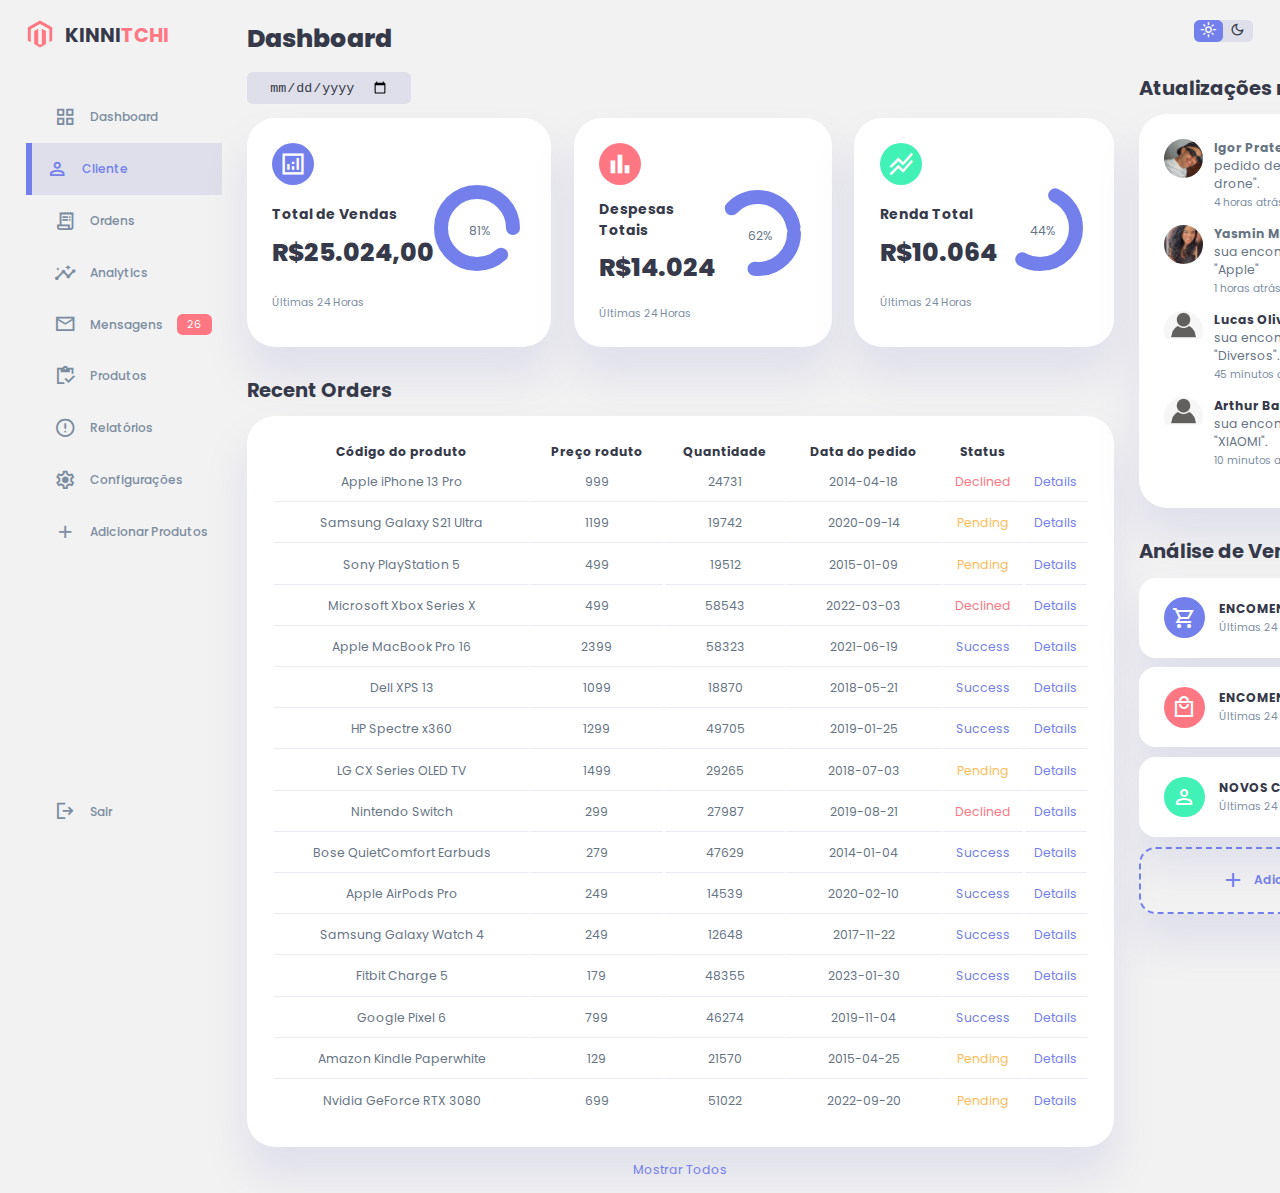
<file: index.html>
<!DOCTYPE html>
<html lang="pt-BR">

<head>
   <meta charset="UTF-8">
   <meta http-equiv="X-UA-Compatible" content="IE=edge">
   <meta name="viewport" content="width=device-width, initial-scale=1.0">
   <link href="https://fonts.googleapis.com/css2?family=Material+Symbols+Sharp" rel="stylesheet" />
   <link rel="stylesheet" href="src/css/style.css">
   <title>Admin Dashboard</title>
</head>

<body>
   <div class="container">
      <aside>
         <div class="top">
            <div class="logo">
               <img src="src/images/logo.png" alt="logotipo">
               <h2>KINNI<span class="danger">TCHI</span></h2>
            </div>
            <div class="close" id="close-btn">
               <span class="material-symbols-sharp">close</span>
            </div>
         </div>

         <div class="sidebar">
            <a href="#">
               <span class="material-symbols-sharp">grid_view</span>
               <h3>Dashboard</h3>
            </a>
            <a href="#" class="active">
               <span class="material-symbols-sharp">person</span>
               <h3>Cliente</h3>
            </a>
            <a href="#">
               <span class="material-symbols-sharp">receipt_long</span>
               <h3>Ordens</h3>
            </a>
            <a href="#">
               <span class="material-symbols-sharp">insights</span>
               <h3>Analytics</h3>
            </a>
            <a href="#">
               <span class="material-symbols-sharp">mail</span>
               <h3>Mensagens</h3>
               <span class="message-count">26</span>
            </a>
            <a href="#">
               <span class="material-symbols-sharp">inventory</span>
               <h3>Produtos</h3>
            </a>
            <a href="#">
               <span class="material-symbols-sharp">error</span>
               <h3>Relatórios</h3>
            </a>
            <a href="#">
               <span class="material-symbols-sharp">settings</span>
               <h3>Configurações</h3>
            </a>
            <a href="#">
               <span class="material-symbols-sharp">add</span>
               <h3>Adicionar Produtos</h3>
            </a>
            <a href="#">
               <span class="material-symbols-sharp">logout</span>
               <h3>Sair</h3>
            </a>
         </div>
      </aside>
      <!-- END ASIDE -->
      <main>
         <h1>Dashboard</h1>
         <div class="date">
            <input type="date">
         </div>

         <div class="insights">
            <div class="sales">
               <span class="material-symbols-sharp">analytics</span>
               <div class="middle">
                  <div class="left">
                     <h3>Total de Vendas</h3>
                     <h1>R$25.024,00</h1>
                  </div>
                  <div class="progress">
                     <svg>
                        <circle cx="38" cy="38" r="36"></circle>
                     </svg>
                     <div class="number">
                        <p>81%</p>
                     </div>
                  </div>
               </div>
               <small class="text-muted">Últimas 24 Horas</small>
            </div>
            <!-- END SALES -->
            <div class="expenses">
               <span class="material-symbols-sharp">bar_chart</span>
               <div class="middle">
                  <div class="left">
                     <h3>Despesas Totais</h3>
                     <h1>R$14.024</h1>
                  </div>
                  <div class="progress">
                     <svg>
                        <circle cx="38" cy="38" r="36"></circle>
                     </svg>
                     <div class="number">
                        <p>62%</p>
                     </div>
                  </div>
               </div>
               <small class="text-muted">Últimas 24 Horas</small>
            </div>
            <!-- END OF EXPENSES -->
            <div class="income">
               <span class="material-symbols-sharp">stacked_line_chart</span>
               <div class="middle">
                  <div class="left">
                     <h3>Renda Total</h3>
                     <h1>R$10.064</h1>
                  </div>
                  <div class="progress">
                     <svg>
                        <circle cx="38" cy="38" r="36"></circle>
                     </svg>
                     <div class="number">
                        <p>44%</p>
                     </div>
                  </div>
               </div>
               <small class="text-muted">Últimas 24 Horas</small>
            </div>
            <!-- END OF INCOME -->
         </div>
         <!-- END INSIGHTS -->

         <div class="recent-orders">
            <h2>Recent Orders</h2>
            <table>
               <thead>
                  <tr>
                     <th>Código do produto</th>
                     <th>Preço roduto</th>
                     <th>Quantidade</th>
                     <th>Data do pedido</th>
                     <th>Status</th>
                     <th></th>
                  </tr>
               </thead>
               <tbody>
                  <!-- CONTENT -->
               </tbody>
            </table>
            <a href="#">Mostrar Todos</a>
         </div>
      </main>
      <!-- END MAIN -->
      <div class="right">
         <div class="top">
            <button id="menu-btn">
               <span class="material-symbols-sharp">menu</span>
            </button>
            <div class="theme-toggler">
               <span class="material-symbols-sharp active">light_mode</span>
               <span class="material-symbols-sharp">dark_mode</span>
            </div>
            <div class="profile">
               <div class="info">
                  <p>Olá, <b>Igor Oliveira</b></p>
                  <small class="text-muted">Admin</small>
               </div>
               <div class="profile-photo">
                  <img src="src/images/profile.jpg" alt="profile photo">
               </div>
            </div>
         </div>
         <!-- END TOP -->
         <div class="recent-updates">
            <h2>Atualizações recentes</h2>
            <div class="updates">
               <div class="update">
                  <div class="profile-photo">
                     <img src="src/images/profile-1.jpg" alt="profile photo">
                  </div>
                  <div class="message">
                     <p><strong>Igor Prates Paulino</strong> recebeu seu pedido de "Night lion tech GPS drone".</p>
                     <small class="text-muted">4 horas atrás</small>
                  </div>
               </div>
               <div class="update">
                  <div class="profile-photo">
                     <img src="src/images/profile-3.jpg" alt="profile photo">
                  </div>
                  <div class="message">
                     <p><strong>Yasmin Meireles Sousa</strong> recebeu sua encomenda de produtos "Apple"</p>
                     <small class="text-muted">1 horas atrás</small>
                  </div>
               </div>
               <div class="update">
                  <div class="profile-photo">
                     <img src="src/images/profile-4.jpg" alt="profile photo">
                  </div>
                  <div class="message">
                     <p><b>Lucas Oliveira da Silva</b> recebeu sua encomenda de produtos "Diversos".</p>
                     <small class="text-muted">45 minutos atrás</small>
                  </div>
               </div>
               <div class="update">
                  <div class="profile-photo">
                     <img src="src/images/profile-4.jpg" alt="profile photo">
                  </div>
                  <div class="message">
                     <p><b>Arthur Bayerl Oackes</b> recebeu sua encomenda de produtos "XIAOMI".</p>
                     <small class="text-muted">10 minutos atrás</small>
                  </div>
               </div>
            </div>
         </div>
         <!-- END RECENT UPDATES -->
         <div class="sales-analytics">
            <h2>Análise de Vendas</h2>
            <div class="item online">
               <div class="icon">
                  <span class="material-symbols-sharp">shopping_cart</span>
               </div>
               <div class="right">
                  <div class="info">
                     <h3>ENCOMENDAS ONLINE</h3>
                     <small class="text-muted">Últimas 24 Horas</small>
                  </div>
                  <h5 class="success">+39%</h5>
                  <h3>3849</h3>
               </div>
            </div>
            <div class="item offline">
               <div class="icon">
                  <span class="material-symbols-sharp">local_mall</span>
               </div>
               <div class="right">
                  <div class="info">
                     <h3>ENCOMENDAS OFFLINE</h3>
                     <small class="text-muted">Últimas 24 Horas</small>
                  </div>
                  <h5 class="danger">-17%</h5>
                  <h3>1110</h3>
               </div>
            </div>
            <div class="item customers">
               <div class="icon">
                  <span class="material-symbols-sharp">person</span>
               </div>
               <div class="right">
                  <div class="info">
                     <h3>NOVOS CLIENTES</h3>
                     <small class="text-muted">Últimas 24 Horas</small>
                  </div>
                  <h5 class="success">+29</h5>
                  <h3>849</h3>
               </div>
            </div>
            <div class="item add-product">
               <div>
                  <span class="material-symbols-sharp">add</span>
                  <h3>Adicionar produto</h3>
               </div>
            </div>
         </div>
      </div>
   </div>
   <script type="text/javascript" src="src/js/login/login.js"></script>
   <script type="text/javascript" src="src/js/orders/orders.js"></script>
   <script type="text/javascript" src="src/js/main.js"></script>
</body>

</html>
</file>
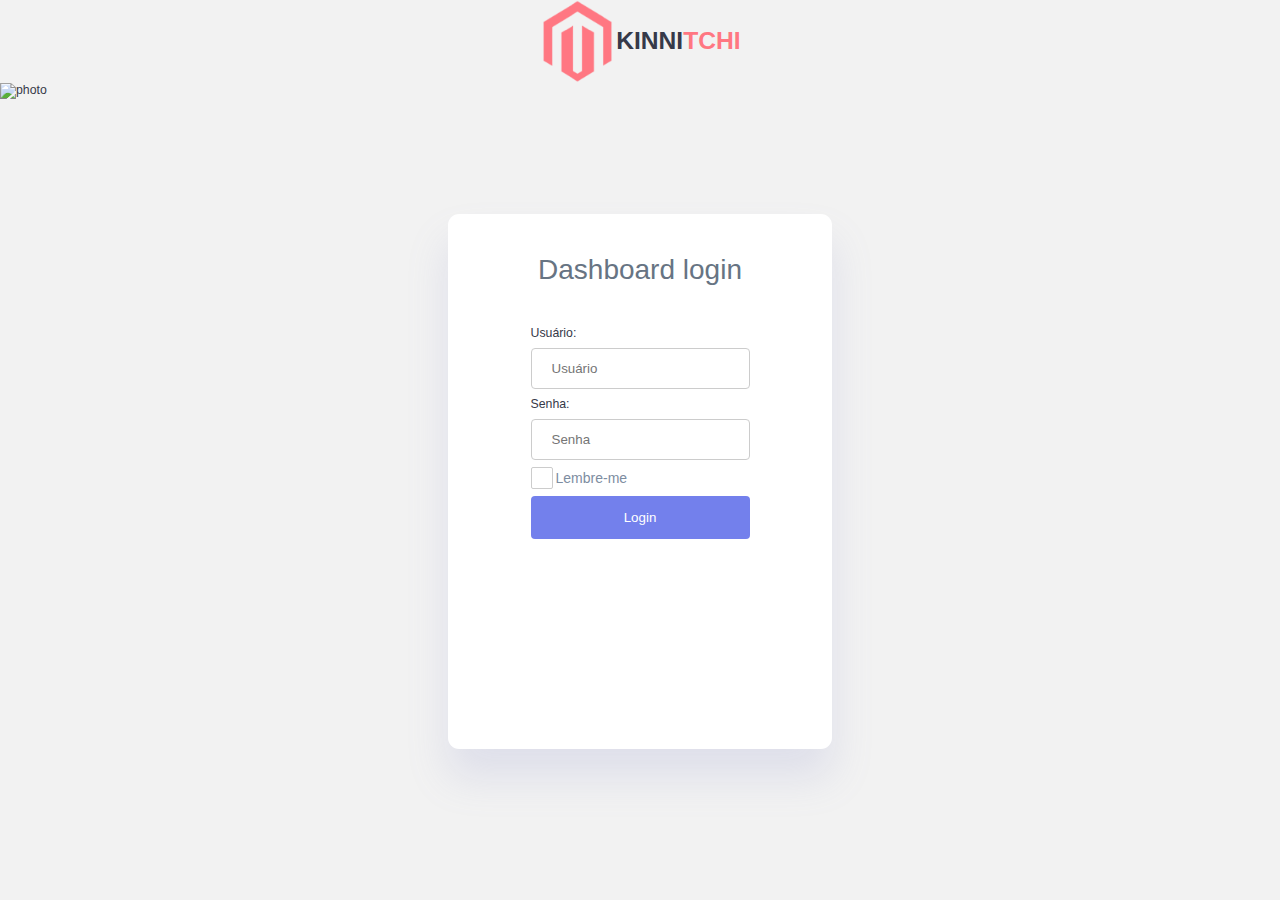
<file: login.html>
<!DOCTYPE html>
<html lang="pt-BR">

<head>
  <meta charset="UTF-8">
  <meta http-equiv="X-UA-Compatible" content="IE=edge">
  <meta name="viewport" content="width=device-width, initial-scale=1">
  <link rel="stylesheet" href="src/css/login.css">
  <script src="src/js/login/login.js"></script>
  <script src="src/js/login/jwt-decode.js"></script>
  <script src="https://accounts.google.com/gsi/client" async defer></script>
  <link rel="shortcut icon" href="/src/images/logo.png" type="image/x-icon">
  <title>Kinnitchi Dashboard</title>

</head>

<body>

  <div class="login">
    <div class="logo">
      <img src="src/images/logo.png" alt="Logo">
      <div class="title">
        <h1>KINNI<span class="text-danger">TCHI</span></h1>
      </div>
    </div>
  </div>

  <div>
    <p id="fullName"></p>
    <p id="givenName"></p>
    <p id="familyName"></p>
    <p id="email"></p>
    <img id="picture" alt="photo">
  </div>

  <div class="container">
    <div class="painel-login">
      <div class="title">
        <span>Dashboard login</span>
      </div>
      <div class="input-group">
        <label for="username">Usuário:</label>
        <input type="text" class="input-text" id="username" placeholder="Usuário">
        <label for="password">Senha:</label>
        <input type="text" class="input-text" id="password" placeholder="Senha">
        <p class="text-muted" id="error-login"></p>
        <div class="line-checkbox">
          <input type="checkbox" class="input-checkbox" id="remember" value="isRemeber">
          <label for="remember" class="text-muted">
            Lembre-me
          </label>
        </div>
        <span class="button-login">
          <button class="btn-login" id="login">Login</button>
        </span>

        <div class="button-google"></div>

      </div>
    </div>
  </div>

  <script src="src/js/login/users.js"></script>
  <script src="src/js/login/login.js"></script>
</body>

</html>
</file>
<file: src/css/style.css>
@import url('https://fonts.googleapis.com/css2?family=Poppins:ital,wght@0,300;0,400;0,500;0,600;0,700;1,700&display=swap');

/* ------------ ROOT VARAIBLES ----------- */
:root {
   --color-primary: #7380EC;
   --color-danger: #FF7782;
   --color-success: #41F1B6;
   --color-warning: #FFBB55;
   --color-white: #FFFFFF;
   --color-info-dark: #7D8DA1;
   --color-info-light: #DCE1EB;
   --color-dark: #363949;
   --color-light: rgba(132, 139, 200, 0.18);
   --color-primary-variant: #111E88;
   --color-dark-variant: #677483;
   --color-background: #F2F2F2;

   --card-border-radius: 2rem;
   --card-border-radius-1: 0.4rem;
   --card-border-radius-2: 0.8rem;
   --card-border-radius-3: 1.2rem;

   --card-padding: 1.8rem;
   --padding-1: 1.2rem;

   --box-shadow: 0 2rem 3rem var(--color-light);
}

.dark-theme {
   --color-background: #313131;
   --color-white: #202528;
   --color-dark: #edeffd;
   --color-dark-variant: #a3bdcc;
   --color-light: rgba(0, 0, 0, 0.4);
   --box-shadow: 0 2rem 3rem var(--color-light);
}

* {
   margin: 0;
   padding: 0;
   outline: 0;
   appearance: none;
   border: 0;
   text-decoration: none;
   list-style: none;
   box-sizing: border-box;
}

html {
   font-size: 14px;
}

body {
   width: 100vw;
   height: 100vh;
   font-family: poppins, sans-serif;
   font-size: 0.88rem;
   background: var(--color-background);
   user-select: none;
   overflow-x: hidden;
   color: var(--color-dark);
}

.container {
   display: grid;
   width: 96%;
   margin: 0 auto;
   gap: 1.8rem;
   grid-template-columns: 14rem auto 23rem;
}

a {
   color: var(--color-dark);
}

img {
   display: block;
   width: 100%;
}

h1 {
   font-weight: 800;
   font-size: 1.8rem;
}

h2 {
   font-size: 1.4rem;
}

h3 {
   font-size: 0.87rem;
}

h4 {
   font-size: 0.8rem;
}

h5 {
   font-size: 0.77rem;
}

small {
   font-size: 0.75rem;
}

.profile-photo {
   width: 2.8rem;
   height: 2.8rem;
   border-radius: 50%;
   overflow: hidden;
}

.text-muted {
   color: var(--color-info-dark);
}

p {
   color: var(--color-dark-variant);
}

b {
   color: var(--color-dark);
}

.primary {
   color: var(--color-primary);
}

.danger {
   color: var(--color-danger);
}

.success {
   color: var(--color-success);
}

.warning {
   color: var(--color-warning);
}

aside {
   height: 100vh;

}

aside .top {
   background: white;
   display: flex;
   align-items: center;
   justify-content: space-between;
   margin-top: 1.4rem;
   background-color: var(--color-background);
}

aside .logo {
   display: flex;
   gap: 0.8rem;
}

aside .logo img {
   width: 2rem;
   height: 2rem;
}

aside .close {
   display: none;
}

/* ------------------SiDEBAR------------------------ */
aside .sidebar {
   display: flex;
   flex-direction: column;
   height: 86vh;
   position: relative;
   top: 3rem;
}

aside h3 {
   font-weight: 500;
}

aside .sidebar a {
   display: flex;
   color: var(--color-info-dark);
   margin-left: 2rem;
   gap: 1rem;
   align-items: center;
   position: relative;
   height: 3.7rem;
   transition: all 300ms ease;
}

aside .sidebar a span {
   font-size: 1.6rem;
   transition: all 300ms ease;
}

aside .sidebar a:last-child {
   position: absolute;
   bottom: 2rem;
   width: 100%;
}

aside .sidebar a.active {
   background: var(--color-light);
   color: var(--color-primary);
   margin-left: 0;
}

aside .sidebar a.active:before {
   content: '';
   width: 6px;
   height: 100%;
   background: var(--color-primary);
}

aside .sidebar a.active span {
   color: var(--color-primary);
   margin-left: calc(1rem-3px);
}

aside .sidebar a:hover {
   color: var(--color-primary);
}

aside .sidebar a:hover span {
   margin-left: 1rem;
}

aside .sidebar .message-count {
   background: var(--color-danger);
   color: var(--color-white);
   padding: 2px 10px;
   font-size: 11px;
   border-radius: var(--card-border-radius-1);
}

/* ---------------- MAIN -------------------- */
main {
   margin-top: 1.4rem;
}

main .date {
   display: inline-block;
   background: var(--color-light);
   border-radius: var(--card-border-radius-1);
   margin-top: 1rem;
   padding: 0.5rem 1.6rem;
}

main .date input[type='date'] {
   background: transparent;
   color: var(--color-dark);
}

main .insights {
   display: grid;
   grid-template-columns: repeat(3, 1fr);
   gap: 1.6rem;
}

main .insights>div {
   background: var(--color-white);
   padding: var(--card-padding);
   border-radius: var(--card-border-radius);
   margin-top: 1rem;
   box-shadow: var(--box-shadow);
   transition: all 300ms ease;
}

main .insights>div:hover {
   box-shadow: none;
}

main .insights>div span {
   background: var(--color-primary);
   padding: 0.5rem;
   border-radius: 50%;
   color: var(--color-white);
   font-size: 2rem;
}

main .insights>div.expenses span {
   background: var(--color-danger);
}

main .insights>div.income span {
   background: var(--color-success);
}

main .insights>div .middle {
   display: flex;
   align-items: center;
   justify-content: space-between;
}

main .insights>div h3 {
   margin: 1rem 0 0.6rem;
   font-size: 1rem;
}

main .insights .progress {
   position: relative;
   width: 92px;
   height: 92px;
   border-radius: 50%;
}

main .insights svg {
   width: 7rem;
   height: 7rem;
}

main .insights svg circle {
   fill: none;
   stroke: var(--color-primary);
   stroke-width: 14;
   stroke-linecap: round;
   transform: translate(5px, 5px);
   stroke-dasharray: 110;
   stroke-dashoffset: 92;
}

main .insights .sales svg circle {
   stroke-dashoffset: -30;
   stroke-dasharray: 200;
}

main .insights .expenses svg circle {
   stroke-dashoffset: 20;
   stroke-dasharray: 80;
}

main .insights .income svg circle {
   stroke-dashoffset: 35;
   stroke-dasharray: 110;
}

main .insights .progress .number {
   position: absolute;
   top: 0;
   left: 0;
   height: 100%;
   width: 100%;
   display: flex;
   justify-content: center;
   align-items: center;
}

main .insights small {
   margin-top: 1.3rem;
   display: block;
}

/* ---------------RECENT ORDERS---------------- */
main .recent-orders {
   margin-top: 2rem;
}

main .recent-orders h2 {
   margin-bottom: 0.8rem;
}

main .recent-orders table {
   background: var(--color-white);
   width: 100%;
   border-radius: var(--card-border-radius);
   padding: var(--card-padding);
   text-align: center;
   box-shadow: var(--box-shadow);
   transform: all 300ms ease;
}

main .recent-orders .table:hover {
   box-shadow: none;
}

main table tbody td {
   height: 2.8rem;
   border-bottom: 1px solid var(--color-light);
   color: var(--color-dark-variant);
}

main table tbody tr:last-child td {
   border: none;
}

main .recent-orders a {
   text-align: center;
   display: block;
   margin: 1rem auto;
   color: var(--color-primary);
}

/* -------------RIGHT------------- */

.right {
   margin-top: 1.4rem;
}

.right .top {
   display: flex;
   justify-content: end;
   gap: 2rem;
}

.right .top button {
   display: none;
}

.right .theme-toggler {
   background: var(--color-light);
   display: flex;
   justify-content: space-between;
   align-items: center;
   height: 1.6rem;
   width: 4.2rem;
   cursor: pointer;
   border-radius: var(--card-border-radius-1);
}

.right .theme-toggler span {
   font-size: 1.2rem;
   width: 50%;
   height: 100%;
   display: flex;
   align-items: center;
   justify-content: center;
}

.right .theme-toggler span.active {
   background: var(--color-primary);
   color: var(--color-white);
   border-radius: var(--card-border-radius-1);
}

.right .top .profile {
   display: flex;
   gap: 2rem;
   text-align: right;
}

/* ------------RECENT UPDATES----------------- */

.right .recent-updates {
   margin-top: 1rem;
}

.right .recent-updates h2 {
   margin-bottom: 0.8rem;
}

.right .recent-updates .updates {
   background-color: var(--color-white);
   padding: var(--card-padding);
   border-radius: var(--card-border-radius);
   box-shadow: var(--box-shadow);
   transition: all 300ms ease;
}

.right .recent-updates .updates:hover {
   box-shadow: none;
}

.right .recent-updates .updates .update {
   display: grid;
   grid-template-columns: 2.6rem auto;
   gap: 1rem;
   margin-bottom: 1rem;
}

/* ---------------SALES ANALYTICS------------------ */

.right .sales-analytics {
   margin-top: 2rem;
}

.right .sales-analytics h2 {
   margin-bottom: 0.8rem;
}

.right .sales-analytics .item {
   background: var(--color-white);
   display: flex;
   align-items: center;
   gap: 1rem;
   margin-bottom: 0.7rem;
   padding: 1.4rem var(--card-padding);
   border-radius: var(--card-border-radius-3);
   box-shadow: var(--box-shadow);
   transition: all 300ms ease;
}

.right .sales-analytics .item:hover {
   box-shadow: none;
}

.right .sales-analytics .item .right {
   display: flex;
   justify-content: space-between;
   align-items: start;
   margin: 0;
   width: 100%;
}

.right .sales-analytics .item .icon {
   padding: 0.6rem;
   color: var(--color-white);
   border-radius: 50%;
   background: var(--color-primary);
   display: flex;
}

.right .sales-analytics .item.offline .icon {
   background: var(--color-danger);
}

.right .sales-analytics .item.customers .icon {
   background: var(--color-success);
}

.right .sales-analytics .add-product {
   background-color: transparent;
   border: 2px dashed var(--color-primary);
   color: var(--color-primary);
   display: flex;
   align-items: center;
   justify-content: center;
}

.right .sales-analytics .add-product div {
   display: flex;
   align-items: center;
   gap: 0.6rem;
}

.right .sales-analytics .add-product div h3 {
   font-weight: 600;
}

/* ----------------MEDIA QUERIES--------------------- */

@media screen and (max-width: 1200px) {
   .container {
      width: 94%;
      grid-template-columns: 7rem auto 23rem;
   }

   aside .logo h2 {
      display: none;
   }

   aside .sidebar h3 {
      display: none;
   }

   aside .sidebar a {
      width: 5.6rem;
   }

   aside .sidebar a:last-child {
      position: relative;
      margin-top: 1.8rem;
   }

   main .insights {
      grid-template-columns: 1fr;
      gap: 0;
   }

   main .recent-orders {
      width: 94%;
      position: absolute;
      left: 50%;
      transform: translateX(-50%);
      margin: 2rem 0 0 8.8rem;
   }

   main .recent-orders table {
      width: 83vw;
   }

   main table thead tr th:last-child,
   main table thead tr th:first-child {
      display: none;
   }

   main table tbody tr td:last-child,
   main table tbody tr td:first-child {
      display: none;
   }
}

/* -----------------MEDIA QUERIES------------------- */

@media screen and (max-width: 768px) {
   .container {
      width: 100%;
      grid-template-columns: 1fr;
   }

   aside {
      position: fixed;
      left: -100%;
      background: var(--color-white);
      width: 18rem;
      z-index: 3;
      box-shadow: 1rem 3rem 4rem var(--color-light);
      padding-right: var(--card-padding);
      display: none;
      animation: showMenu 400ms ease forwards;
   }

   @keyframes showMenu {
      to {
         left: 0;
      }
   }

   aside .logo {
      margin-left: 1rem;
   }

   aside .logo h2 {
      display: inline;
   }

   aside .logo h3 {
      display: inline;
   }

   aside .sidebar a {
      width: 100%;
      height: 3.4rem;
   }

   aside .sidebar a:last-child {
      position: absolute;
      margin-top: 5rem;
   }

   aside .close {
      display: inline-block;
      cursor: pointer;
   }

   main {
      margin-top: 8rem;
      padding-top: 0 1rem;
   }

   main .recent-orders {
      position: relative;
      margin: 3rem 0 0 0;
      width: 100%;
   }

   main .recent-orders table {
      width: 100%;
      margin: 0;
   }

   .right {
      width: 94%;
      margin: 0 auto 4rem;
   }

   .right .top {
      position: fixed;
      top: 0;
      left: 0;
      align-items: center;
      padding: 0 0.8rem;
      height: 4.6rem;
      background: var(--color-white);
      width: 100%;
      margin: 0;
      z-index: 2;
      box-shadow: 0 1rem 1rem var(--color-light);
   }

   .right .top .theme-toggler {
      width: 4.4rem;
      position: absolute;
      left: 66%;
   }

   .right .profile .info {
      display: none;
   }

   .right .top button {
      display: inline-block;
      background: transparent;
      cursor: pointer;
      color: var(--color-dark);
      position: absolute;
      left: 1rem;
   }

   .right .top button span {
      font-size: 2rem;
   }
}
</file>
<file: src/css/login.css>
@import url('https://fonts.googleapis.com/css?family=Open+Sans:300italic,400italic,600italic,700italic,800italic,400,300,600,700,800');

:root {
   --color-primary: #7380EC;
   --color-danger: #FF7782;
   --color-success: #41F1B6;
   --color-warning: #FFBB55;
   --color-white: #FFFFFF;
   --color-info-dark: #7D8DA1;
   --color-info-light: #DCE1EB;
   --color-dark: #363949;
   --color-light: rgba(132, 139, 200, 0.18);
   --color-primary-variant: #111E88;
   --color-dark-variant: #677483;
   --color-background: #F2F2F2;

   --card-border-radius: 2rem;
   --card-border-radius-1: 0.4rem;
   --card-border-radius-2: 0.8rem;
   --card-border-radius-3: 1.2rem;

   --card-padding: 1.8rem;
   --padding-1: 1.2rem;

   --box-shadow: 0 2rem 3rem var(--color-light);
}

.dark-theme {
   --color-background: #313131;
   --color-white: #202528;
   --color-dark: #edeffd;
   --color-dark-variant: #a3bdcc;
   --color-light: rgba(0, 0, 0, 0.4);
   --box-shadow: 0 2rem 3rem var(--color-light);
}

* {
   margin: 0;
   padding: 0;
   outline: 0;
   appearance: none;
   border: 0;
   text-decoration: none;
   list-style: none;
   box-sizing: border-box;
   font-family: 'Roboto', sans-serif;

}

html {
   font-size: 14px;
}

body {
   width: 100vw;
   height: 100vh;
   font-family: poppins, sans-serif;
   font-size: 0.88rem;
   background: var(--color-background);
   user-select: none;
   overflow-x: hidden;
   color: var(--color-dark);
}

.container {
   width: 100%;
   height: 85%;
   display: flex;
   justify-content: center;
   align-items: center;
}

.login {
   display: flex;
   width: 100%;
   margin: 0 auto;
}

.logo {
   width: 100%;
   height: 100%;
   display: flex;
   justify-content: center;
   align-items: center;
}

.logo img {
   width: 6%;
   object-fit: cover;
}

.text-danger {
   color: var(--color-danger);
}

.text-muted {
   color: var(--color-info-dark);
}

.painel-login .title {
   font-size: 2rem;
   padding: 40px 0px;
   color: var(--color-dark-variant);
}



.painel-login {
   width: 30%;
   height: 70%;
   display: flex;
   flex-direction: column;
   align-items: center;
   border-radius: var(--card-border-radius-2);
   background-color: var(--color-white);
   box-shadow: var(--box-shadow);
}

.button-google {
   width: 100%;
   height: 100%;
   display: flex;
   justify-content: center;
   align-items: end;
   padding: 2rem;
}

.painel-login .input-group {
   display: flex;
   flex-direction: column;
}


.input-text {
   width: 100%;
   padding: 12px 20px;
   margin: 8px 0;
   display: inline-block;
   border: 1px solid #ccc;
   border-radius: 4px;
   box-sizing: border-box;
}

.input-text:focus {
   border: 1px solid var(--color-primary);
}

.btn-login {
   width: 100%;
   background-color: var(--color-primary);
   color: white;
   padding: 14px 20px;
   margin: 8px 0;
   border: none;
   border-radius: 4px;
   cursor: pointer;
}

.btn-login:hover {
   background-color: #4a56c2;
}

.line-checkbox {
   display: flex;
   align-items: center;
   width: 100%;
}

.line-checkbox label {
   display: flex;
   justify-content: center;
   align-items: center;
}


.input-checkbox {
   position: absolute;
   overflow: hidden;
   clip: rect(0 0 0 0);
   height: 1px;
   width: 1px;
   margin: -1px;
   padding: 0;
   border: 0;
}

#remember {
   display: flex;
   gap: 20px;
   justify-content: center;
}

.input-checkbox+label {
   position: relative;
   font-size: 14px;
   cursor: pointer;
   display: inline-flex;
   align-items: center;
   height: 20px;


}

.input-checkbox+label::before {
   content: " ";
   display: inline-block;
   vertical-align: middle;
   margin-right: 3px;
   width: 20px;
   height: 20px;
   background-color: white;
   border-width: 0px;
   border-style: solid;
   border-color: rgb(204, 204, 204);
   border-radius: 2px;
   box-shadow: none;
   border: 1px solid #ccc;
}

.input-checkbox:checked+label::after {
   content: "";
   background-image: url("[data-uri]");
   background-repeat: no-repeat;
   background-size: 18px 18px;
   background-position: center center;
   position: absolute;
   display: flex;
   justify-content: center;
   align-items: center;
   margin-left: 0px;
   left: 0px;
   top: 0px;
   text-align: center;
   background-color: transparent;
   font-size: 10px;
   height: 20px;
   width: 20px;
}

.error {
   border: 1px solid var(--color-danger);
}

.error::placeholder {
   color: red;
}
</file>
